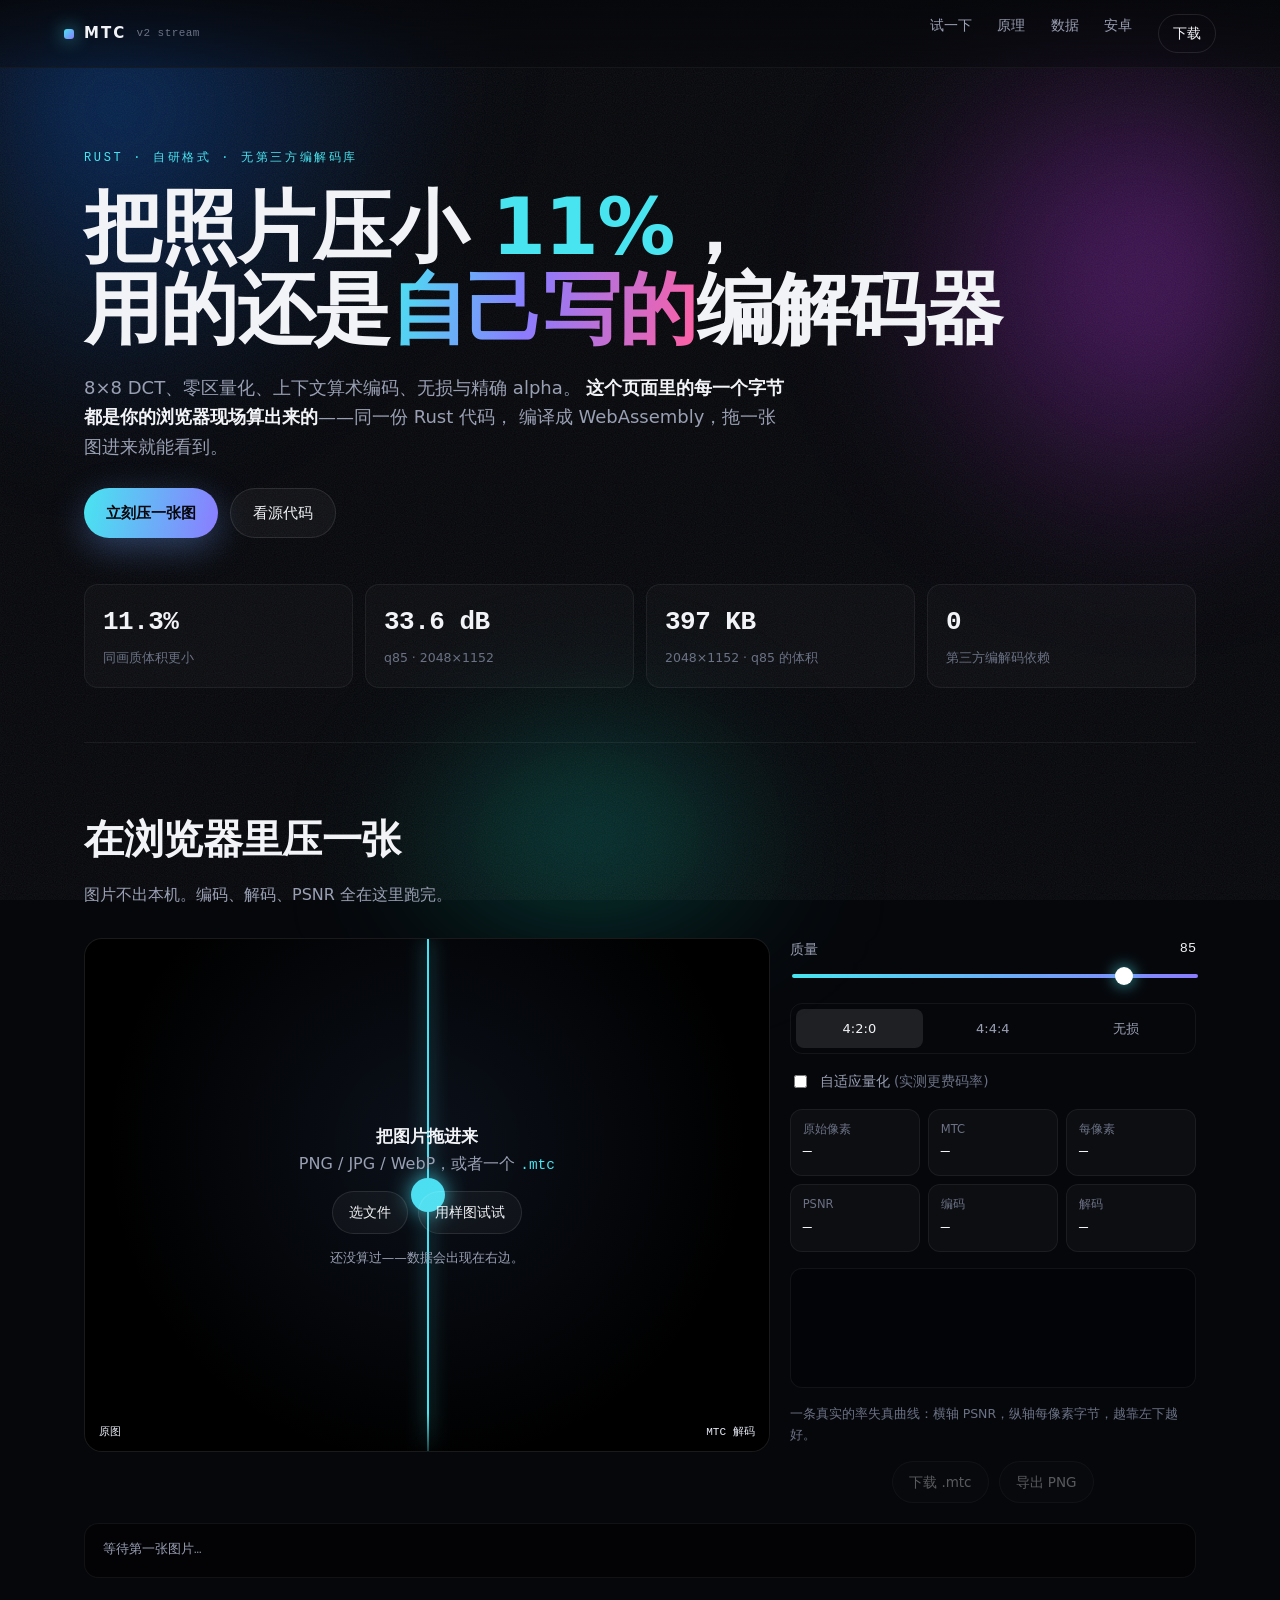
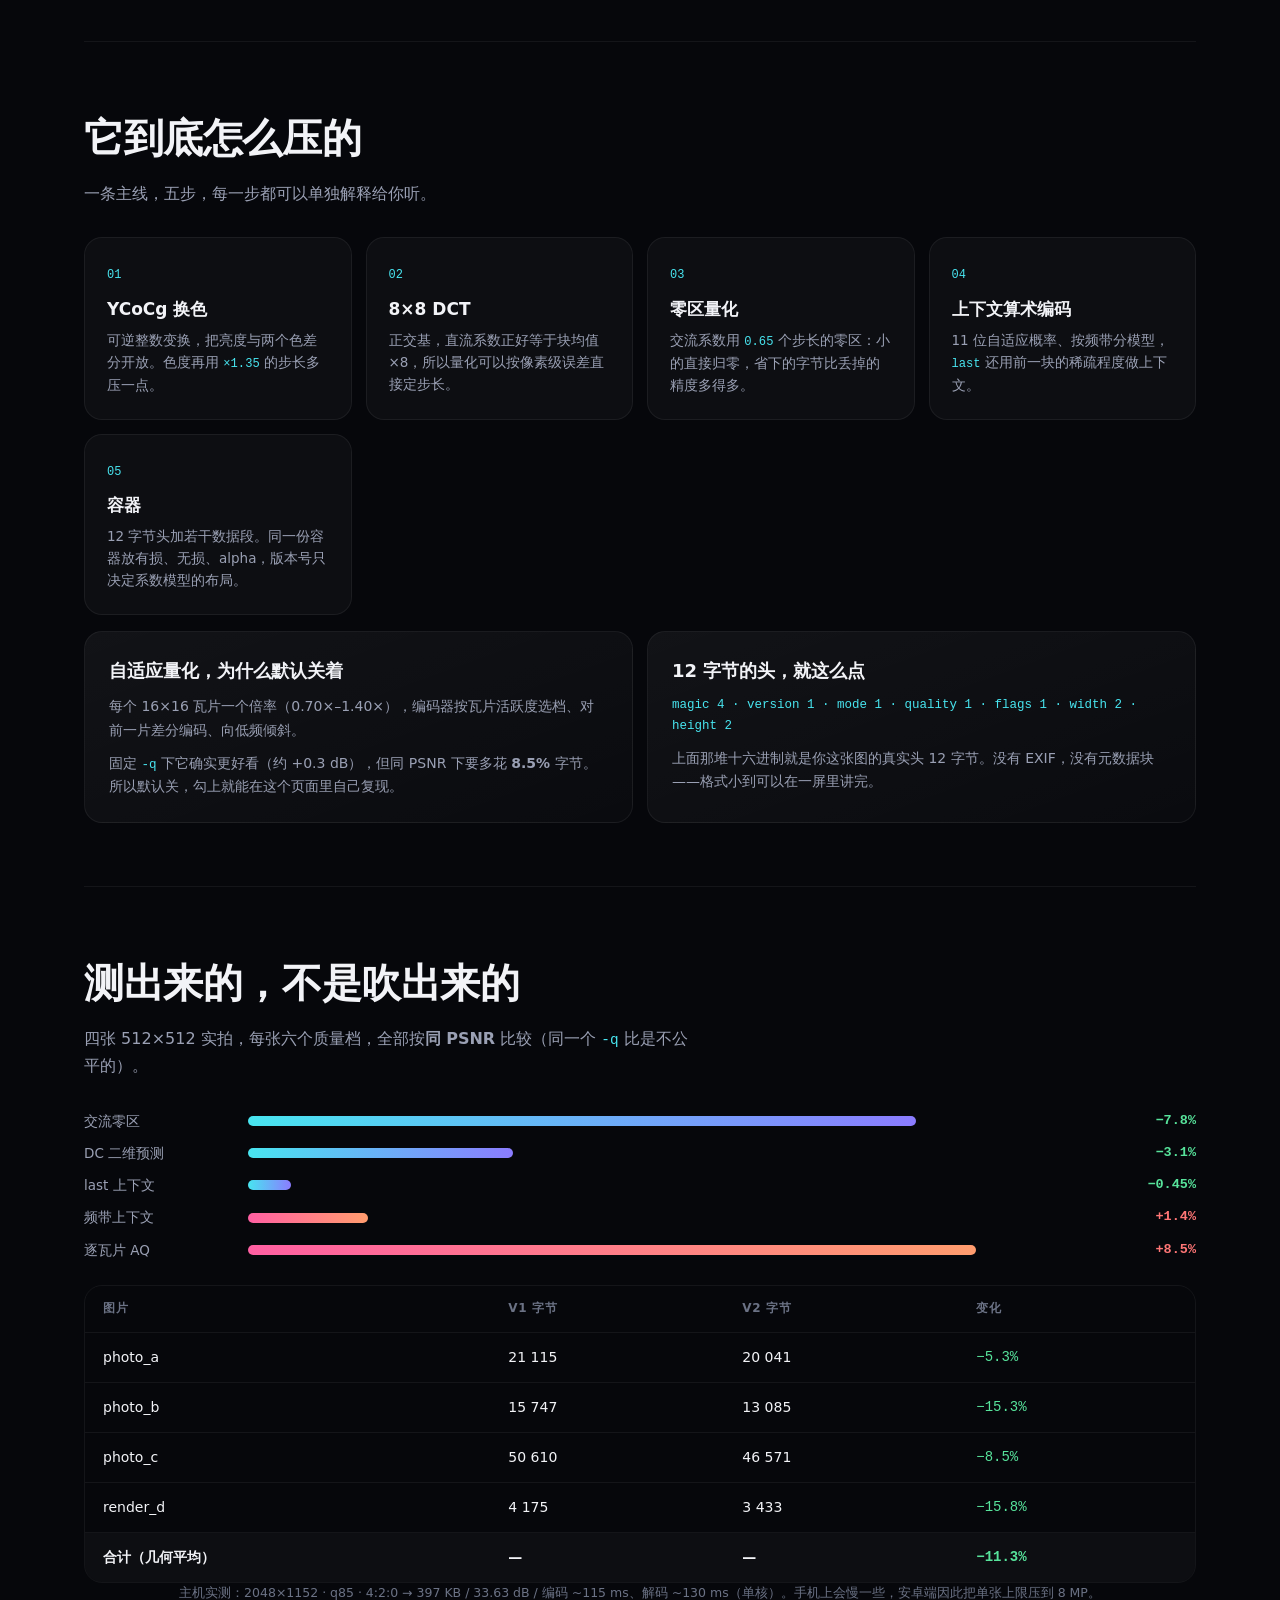
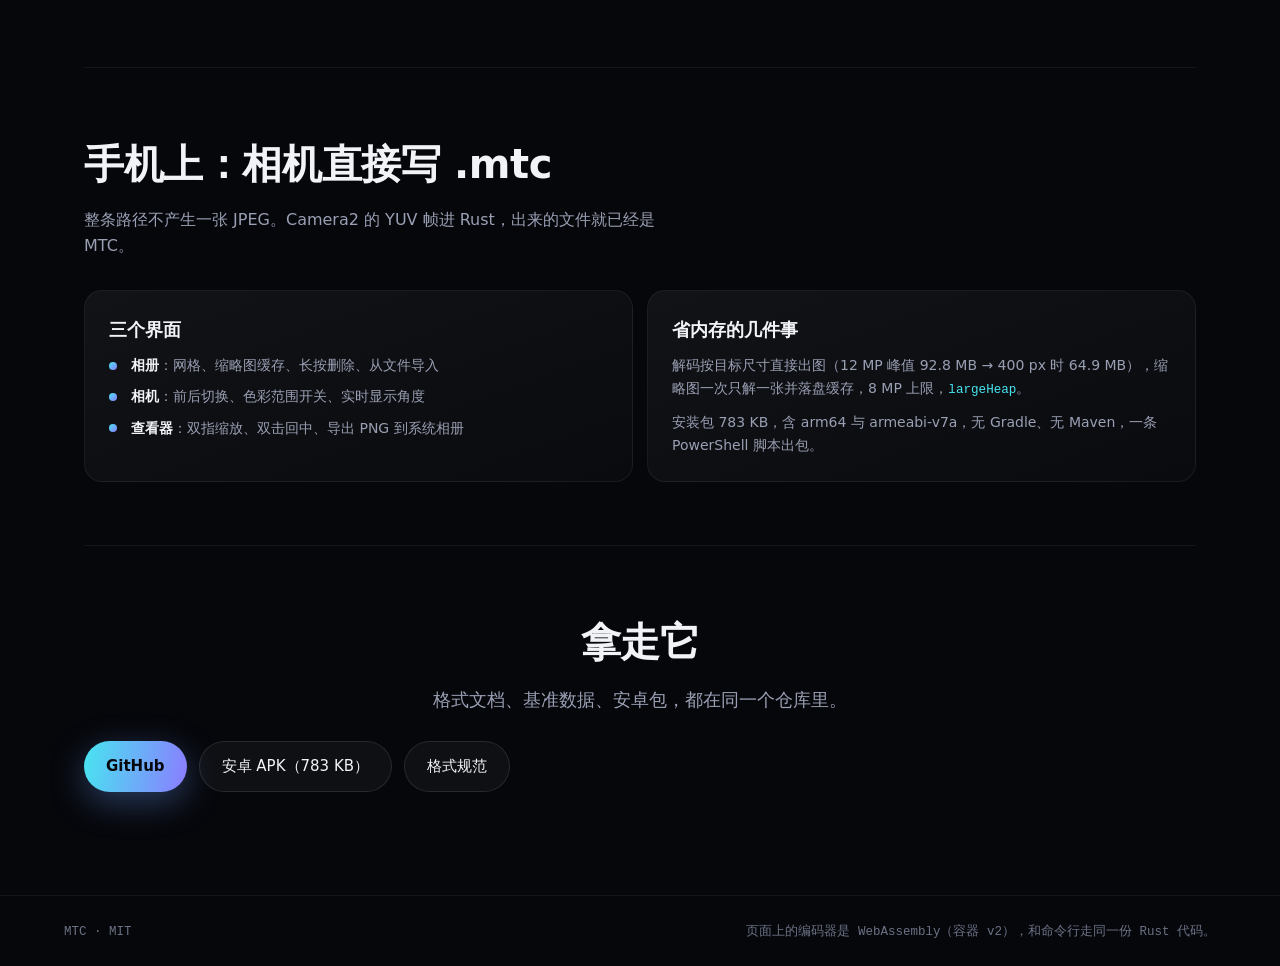
<file: site/index.html>
<!doctype html>
<html lang="zh-CN">
<head>
<meta charset="utf-8">
<meta name="viewport" content="width=device-width, initial-scale=1">
<title>MTC · 自己写的图片编解码器</title>
<meta name="description" content="MTC 是从零实现的图片编解码器：8×8 DCT、算术编码、自适应量化、无损与精确 alpha。整站演示在浏览器里用同一份 Rust 代码（WebAssembly）实时编解码。">
<link rel="stylesheet" href="styles.css">
<link rel="icon" href="assets/icon.png">
</head>
<body>
<div class="aurora" aria-hidden="true">
  <span class="blob b1"></span><span class="blob b2"></span><span class="blob b3"></span>
</div>
<div class="grain" aria-hidden="true"></div>

<header class="nav">
  <a class="brand" href="#top">
    <span class="dot"></span><b>MTC</b>
    <span class="tag">v2 stream</span>
  </a>
  <nav>
    <a href="#demo">试一下</a>
    <a href="#how">原理</a>
    <a href="#numbers">数据</a>
    <a href="#android">安卓</a>
    <a class="ghost" href="#download">下载</a>
  </nav>
</header>

<main id="top">
  <!-- ───────────────────────────── hero ───────────────────────────── -->
  <section class="hero">
    <p class="kicker reveal">Rust · 自研格式 · 无第三方编解码库</p>
    <h1 class="reveal">
      把照片压小 <em>11%</em>，<br>
      用的还是<span class="grad">自己写的</span>编解码器
    </h1>
    <p class="lede reveal">
      8×8 DCT、零区量化、上下文算术编码、无损与精确 alpha。
      <b>这个页面里的每一个字节都是你的浏览器现场算出来的</b>——同一份 Rust 代码，
      编译成 WebAssembly，拖一张图进来就能看到。
    </p>
    <div class="cta reveal">
      <a class="btn primary" href="#demo">立刻压一张图</a>
      <a class="btn" href="https://github.com/xiaimiredmi/mtc" target="_blank" rel="noreferrer">看源代码</a>
    </div>
    <ul class="strip reveal" id="strip">
      <li><b data-count="11.3" data-suffix="%">0%</b><span>同画质体积更小</span></li>
      <li><b data-count="33.6" data-suffix=" dB">0</b><span>q85 · 2048×1152</span></li>
      <li><b data-count="397" data-suffix=" KB">0</b><span>2048×1152 · q85 的体积</span></li>
      <li><b data-count="0" data-suffix="">0</b><span>第三方编解码依赖</span></li>
    </ul>
  </section>

  <!-- ───────────────────────────── demo ───────────────────────────── -->
  <section id="demo" class="panel">
    <div class="panelHead reveal">
      <h2>在浏览器里压一张</h2>
      <p>图片不出本机。编码、解码、PSNR 全在这里跑完。</p>
    </div>

    <div class="demoGrid reveal">
      <div class="stage" id="stage">
        <canvas id="cvA" width="16" height="16"></canvas>
        <canvas id="cvB" width="16" height="16"></canvas>
        <div class="split" id="split" aria-hidden="true"><i></i></div>
        <div class="labels"><span>原图</span><span>MTC 解码</span></div>

        <div class="drop" id="drop">
          <p><b>把图片拖进来</b><br>PNG / JPG / WebP，或者一个 <code>.mtc</code></p>
          <div class="row">
            <label class="btn small">选文件<input id="file" type="file" accept="image/*,.mtc" hidden></label>
            <button class="btn small" id="sample">用样图试试</button>
          </div>
          <p class="fine" id="stageNote">还没算过——数据会出现在右边。</p>
        </div>
      </div>

      <div class="controls">
        <div class="field">
          <label for="q">质量 <output id="qv">85</output></label>
          <input id="q" type="range" min="10" max="100" value="85" step="1">
        </div>
        <div class="seg" role="group" aria-label="色度">
          <button data-sub="420" class="on">4:2:0</button>
          <button data-sub="444">4:4:4</button>
          <button data-sub="lossless">无损</button>
        </div>
        <label class="switch">
          <input id="aq" type="checkbox">
          <span>自适应量化 <em>(实测更费码率)</em></span>
        </label>

        <dl class="stats" id="stats">
          <div><dt>原始像素</dt><dd id="s0">—</dd></div>
          <div><dt>MTC</dt><dd id="s1">—</dd></div>
          <div><dt>每像素</dt><dd id="s2">—</dd></div>
          <div><dt>PSNR</dt><dd id="s3">—</dd></div>
          <div><dt>编码</dt><dd id="s4">—</dd></div>
          <div><dt>解码</dt><dd id="s5">—</dd></div>
        </dl>

        <canvas id="curve" width="320" height="120"></canvas>
        <p class="fine">一条真实的率失真曲线：横轴 PSNR，纵轴每像素字节，越靠左下越好。</p>

        <div class="row">
          <button class="btn small" id="save" disabled>下载 .mtc</button>
          <button class="btn small" id="asPng" disabled>导出 PNG</button>
        </div>
      </div>
    </div>

    <pre class="hex reveal" id="hex">等待第一张图片…</pre>
  </section>

  <!-- ───────────────────────────── how ───────────────────────────── -->
  <section id="how" class="panel">
    <div class="panelHead reveal">
      <h2>它到底怎么压的</h2>
      <p>一条主线，五步，每一步都可以单独解释给你听。</p>
    </div>
    <ol class="steps">
      <li class="reveal"><span>01</span><h3>YCoCg 换色</h3><p>可逆整数变换，把亮度与两个色差分开放。色度再用 <code>×1.35</code> 的步长多压一点。</p></li>
      <li class="reveal"><span>02</span><h3>8×8 DCT</h3><p>正交基，直流系数正好等于块均值 ×8，所以量化可以按像素级误差直接定步长。</p></li>
      <li class="reveal"><span>03</span><h3>零区量化</h3><p>交流系数用 <code>0.65</code> 个步长的零区：小的直接归零，省下的字节比丢掉的精度多得多。</p></li>
      <li class="reveal"><span>04</span><h3>上下文算术编码</h3><p>11 位自适应概率、按频带分模型，<code>last</code> 还用前一块的稀疏程度做上下文。</p></li>
      <li class="reveal"><span>05</span><h3>容器</h3><p>12 字节头加若干数据段。同一份容器放有损、无损、alpha，版本号只决定系数模型的布局。</p></li>
    </ol>

    <div class="split2 reveal">
      <div class="card">
        <h3>自适应量化，为什么默认关着</h3>
        <p>每个 16×16 瓦片一个倍率（0.70×–1.40×），编码器按瓦片活跃度选档、对前一片差分编码、向低频倾斜。</p>
        <p>固定 <code>-q</code> 下它确实更好看（约 +0.3 dB），但同 PSNR 下要多花 <b>8.5%</b> 字节。所以默认关，勾上就能在这个页面里自己复现。</p>
      </div>
      <div class="card">
        <h3>12 字节的头，就这么点</h3>
        <p class="mono">magic 4 · version 1 · mode 1 · quality 1 · flags 1 · width 2 · height 2</p>
        <p>上面那堆十六进制就是你这张图的真实头 12 字节。没有 EXIF，没有元数据块——格式小到可以在一屏里讲完。</p>
      </div>
    </div>
  </section>

  <!-- ───────────────────────────── numbers ───────────────────────────── -->
  <section id="numbers" class="panel">
    <div class="panelHead reveal">
      <h2>测出来的，不是吹出来的</h2>
      <p>四张 512×512 实拍，每张六个质量档，全部按<b>同 PSNR</b> 比较（同一个 <code>-q</code> 比是不公平的）。</p>
    </div>
    <div class="bars reveal" id="bars">
      <div class="bar"><span>交流零区</span><i style="--w:78%"></i><b>−7.8%</b></div>
      <div class="bar"><span>DC 二维预测</span><i style="--w:31%"></i><b>−3.1%</b></div>
      <div class="bar"><span>last 上下文</span><i style="--w:5%"></i><b>−0.45%</b></div>
      <div class="bar neg"><span>频带上下文</span><i style="--w:14%"></i><b>+1.4%</b></div>
      <div class="bar neg"><span>逐瓦片 AQ</span><i style="--w:85%"></i><b>+8.5%</b></div>
    </div>
    <div class="tableWrap reveal">
      <table>
        <thead><tr><th>图片</th><th>v1 字节</th><th>v2 字节</th><th>变化</th></tr></thead>
        <tbody>
          <tr><td>photo_a</td><td>21 115</td><td>20 041</td><td class="good">−5.3%</td></tr>
          <tr><td>photo_b</td><td>15 747</td><td>13 085</td><td class="good">−15.3%</td></tr>
          <tr><td>photo_c</td><td>50 610</td><td>46 571</td><td class="good">−8.5%</td></tr>
          <tr><td>render_d</td><td>4 175</td><td>3 433</td><td class="good">−15.8%</td></tr>
          <tr class="total"><td>合计（几何平均）</td><td>—</td><td>—</td><td class="good">−11.3%</td></tr>
        </tbody>
      </table>
    </div>
    <p class="fine center reveal">主机实测：2048×1152 · q85 · 4:2:0 → 397 KB / 33.63 dB / 编码 ~115 ms、解码 ~130 ms（单核）。手机上会慢一些，安卓端因此把单张上限压到 8 MP。</p>
  </section>

  <!-- ───────────────────────────── android ───────────────────────────── -->
  <section id="android" class="panel">
    <div class="panelHead reveal">
      <h2>手机上：相机直接写 .mtc</h2>
      <p>整条路径不产生一张 JPEG。Camera2 的 YUV 帧进 Rust，出来的文件就已经是 MTC。</p>
    </div>
    <div class="androidGrid reveal">
      <div class="card">
        <h3>三个界面</h3>
        <ul class="ticks">
          <li><b>相册</b>：网格、缩略图缓存、长按删除、从文件导入</li>
          <li><b>相机</b>：前后切换、色彩范围开关、实时显示角度</li>
          <li><b>查看器</b>：双指缩放、双击回中、导出 PNG 到系统相册</li>
        </ul>
      </div>
      <div class="card">
        <h3>省内存的几件事</h3>
        <p>解码按目标尺寸直接出图（12 MP 峰值 92.8 MB → 400 px 时 64.9 MB），缩略图一次只解一张并落盘缓存，8 MP 上限，<code>largeHeap</code>。</p>
        <p class="fine">安装包 783 KB，含 arm64 与 armeabi-v7a，无 Gradle、无 Maven，一条 PowerShell 脚本出包。</p>
      </div>
    </div>
  </section>

  <!-- ───────────────────────────── download ───────────────────────────── -->
  <section id="download" class="panel center">
    <h2 class="reveal">拿走它</h2>
    <p class="lede center reveal">格式文档、基准数据、安卓包，都在同一个仓库里。</p>
    <div class="cta reveal">
      <a class="btn primary" href="https://github.com/xiaimiredmi/mtc" target="_blank" rel="noreferrer">GitHub</a>
      <a class="btn" href="https://github.com/xiaimiredmi/mtc/tree/main/android" target="_blank" rel="noreferrer">安卓 APK（783 KB）</a>
      <a class="btn" href="https://github.com/xiaimiredmi/mtc/blob/main/docs/FORMAT.md" target="_blank" rel="noreferrer">格式规范</a>
    </div>
  </section>
</main>

<footer>
  <span>MTC · MIT</span>
  <span id="footnote">页面上的编码器是 WebAssembly，和命令行走同一份代码。</span>
</footer>

<script type="module" src="app.js"></script>
</body>
</html>
</file>
<file: site/styles.css>
/* MTC site — one page, no framework, no CDN. */
:root {
  --ink: #06070b;
  --ink-2: #0b0d14;
  --line: rgba(255, 255, 255, .10);
  --line-2: rgba(255, 255, 255, .06);
  --fg: #f2f3f7;
  --dim: #9aa0b4;
  --dim-2: #6b7285;
  --cyan: #48e5f0;
  --violet: #8b7cff;
  --pink: #ff5fa2;
  --good: #57e39b;
  --bad: #ff7676;
  --radius: 18px;
  --mono: ui-monospace, "Cascadia Code", "JetBrains Mono", Consolas, monospace;
  --sans: -apple-system, "Segoe UI", "Microsoft YaHei", system-ui, sans-serif;
}

* { box-sizing: border-box; }
html { scroll-behavior: smooth; }
body {
  margin: 0;
  background: var(--ink);
  color: var(--fg);
  font-family: var(--sans);
  line-height: 1.65;
  overflow-x: hidden;
}
a { color: inherit; text-decoration: none; }
code { font-family: var(--mono); font-size: .9em; color: var(--cyan); }

/* ── background ─────────────────────────────────────────────────────── */
.aurora { position: fixed; inset: 0; z-index: -2; overflow: hidden; filter: blur(70px) saturate(130%); }
.blob { position: absolute; border-radius: 50%; opacity: .40; mix-blend-mode: screen; }
.b1 { width: 46vw; height: 46vw; left: -8vw; top: -10vw;
  background: radial-gradient(circle at 30% 30%, #1d6dff, transparent 65%);
  animation: drift1 26s ease-in-out infinite alternate; }
.b2 { width: 40vw; height: 40vw; right: -6vw; top: 8vh;
  background: radial-gradient(circle at 60% 40%, #b03cff, transparent 65%);
  animation: drift2 32s ease-in-out infinite alternate; }
.b3 { width: 36vw; height: 36vw; left: 28vw; bottom: -18vw;
  background: radial-gradient(circle at 50% 50%, #00e0c6, transparent 65%);
  animation: drift3 38s ease-in-out infinite alternate; }
@keyframes drift1 { to { transform: translate3d(8vw, 6vh, 0) scale(1.15); } }
@keyframes drift2 { to { transform: translate3d(-6vw, 10vh, 0) scale(.9); } }
@keyframes drift3 { to { transform: translate3d(4vw, -8vh, 0) scale(1.2); } }
.grain {
  position: fixed; inset: 0; z-index: -1; pointer-events: none; opacity: .16;
  background-image: url("data:image/svg+xml,%3Csvg xmlns='http://www.w3.org/2000/svg' width='120' height='120'%3E%3Cfilter id='n'%3E%3CfeTurbulence type='fractalNoise' baseFrequency='.9' numOctaves='3'/%3E%3C/filter%3E%3Crect width='120' height='120' filter='url(%23n)' opacity='.5'/%3E%3C/svg%3E");
}

/* ── nav ────────────────────────────────────────────────────────────── */
.nav {
  position: sticky; top: 0; z-index: 20;
  display: flex; align-items: center; justify-content: space-between;
  gap: 18px; padding: 14px clamp(18px, 5vw, 64px);
  backdrop-filter: blur(14px);
  background: linear-gradient(180deg, rgba(6, 7, 11, .82), rgba(6, 7, 11, .35));
  border-bottom: 1px solid var(--line-2);
}
.brand { display: flex; align-items: center; gap: 10px; font-size: 15px; letter-spacing: .14em; }
.brand .dot {
  width: 10px; height: 10px; border-radius: 3px;
  background: linear-gradient(135deg, var(--cyan), var(--violet));
  box-shadow: 0 0 18px rgba(72, 229, 240, .8);
}
.brand .tag { font-family: var(--mono); font-size: 11px; color: var(--dim-2); letter-spacing: .04em; }
.nav nav { display: flex; gap: clamp(10px, 2vw, 26px); font-size: 14px; color: var(--dim); }
.nav nav a:hover { color: var(--fg); }
.nav .ghost {
  padding: 7px 14px; border: 1px solid var(--line); border-radius: 999px; color: var(--fg);
}

/* ── layout ─────────────────────────────────────────────────────────── */
main { padding: 0 clamp(18px, 5vw, 64px) 40px; max-width: 1240px; margin: 0 auto; }
.hero { padding: clamp(48px, 9vh, 110px) 0 clamp(30px, 6vh, 70px); }
.kicker {
  font-family: var(--mono); font-size: 12px; letter-spacing: .22em;
  color: var(--cyan); text-transform: uppercase; margin: 0 0 18px;
}
h1 {
  font-size: clamp(38px, 6.4vw, 78px); line-height: 1.05; margin: 0 0 22px;
  letter-spacing: -.02em; font-weight: 800;
}
h1 em { font-style: normal; color: var(--cyan); }
.grad {
  background: linear-gradient(100deg, var(--cyan), var(--violet) 45%, var(--pink));
  -webkit-background-clip: text; background-clip: text; color: transparent;
}
.lede { font-size: clamp(15px, 1.5vw, 18px); color: var(--dim); max-width: 62ch; margin: 0 0 26px; }
.lede b { color: var(--fg); }
.cta { display: flex; flex-wrap: wrap; gap: 12px; }
.btn {
  display: inline-flex; align-items: center; gap: 8px; cursor: pointer;
  padding: 12px 22px; border-radius: 999px; border: 1px solid var(--line);
  background: rgba(255, 255, 255, .04); color: var(--fg); font: inherit; font-size: 15px;
  transition: transform .18s ease, background .18s ease, border-color .18s ease;
}
.btn:hover { transform: translateY(-2px); background: rgba(255, 255, 255, .09); }
.btn.primary {
  border: 0; color: #06070b; font-weight: 700;
  background: linear-gradient(100deg, var(--cyan), var(--violet));
  box-shadow: 0 10px 34px rgba(110, 160, 255, .35);
}
.btn.small { padding: 9px 16px; font-size: 13.5px; }
.btn[disabled] { opacity: .35; cursor: not-allowed; transform: none; }

.strip { list-style: none; display: grid; grid-template-columns: repeat(4, 1fr); gap: 12px;
  padding: 0; margin: 46px 0 0; }
.strip li {
  padding: 16px 18px; border: 1px solid var(--line-2); border-radius: 14px;
  background: rgba(255, 255, 255, .025);
}
.strip b { display: block; font-size: 26px; font-family: var(--mono); letter-spacing: -.02em; }
.strip span { font-size: 12.5px; color: var(--dim-2); }

.panel { padding: clamp(46px, 7vh, 86px) 0; border-top: 1px solid var(--line-2); }
.panelHead { max-width: 60ch; margin-bottom: 30px; }
h2 { font-size: clamp(26px, 3.4vw, 40px); margin: 0 0 10px; letter-spacing: -.01em; }
.panelHead p { color: var(--dim); margin: 0; }
.center { text-align: center; }
.center .lede, .center.panel p { margin-inline: auto; }

/* ── demo ───────────────────────────────────────────────────────────── */
.demoGrid { display: grid; grid-template-columns: minmax(0, 1.35fr) minmax(280px, .8fr); gap: 20px; }
.stage {
  position: relative; border-radius: var(--radius); overflow: hidden;
  border: 1px solid var(--line); background: #000; aspect-ratio: 4 / 3;
  touch-action: none;
}
.stage canvas { position: absolute; inset: 0; width: 100%; height: 100%; object-fit: contain; }
.split { position: absolute; top: 0; bottom: 0; left: 50%; width: 2px; background: var(--cyan);
  box-shadow: 0 0 18px var(--cyan); cursor: ew-resize; }
.split i {
  position: absolute; top: 50%; left: 50%; width: 34px; height: 34px; margin: -17px 0 0 -17px;
  border-radius: 50%; background: var(--cyan); box-shadow: 0 0 22px rgba(72, 229, 240, .8);
}
.labels {
  position: absolute; inset: auto 0 0 0; display: flex; justify-content: space-between;
  padding: 10px 14px; font-family: var(--mono); font-size: 11px; color: #e8ebf5;
  background: linear-gradient(0deg, rgba(0, 0, 0, .7), transparent);
  pointer-events: none;
}
.drop {
  position: absolute; inset: 0; display: flex; flex-direction: column;
  align-items: center; justify-content: center; gap: 14px; text-align: center;
  padding: 22px; background: radial-gradient(circle at 50% 40%, rgba(110, 160, 255, .10), transparent 70%);
  transition: background .2s ease, opacity .25s ease;
}
.drop.hot { background: radial-gradient(circle at 50% 40%, rgba(72, 229, 240, .22), transparent 70%); }
.drop.gone { opacity: 0; pointer-events: none; }
.drop p { margin: 0; color: var(--dim); }
.drop b { color: var(--fg); font-size: 17px; }
.row { display: flex; gap: 10px; flex-wrap: wrap; justify-content: center; }
.fine { font-size: 12.5px; color: var(--dim-2); margin: 0; }
#stageNote { max-width: 34ch; }

.controls { display: flex; flex-direction: column; gap: 16px; }
.field label { display: flex; justify-content: space-between; font-size: 13.5px; color: var(--dim); }
.field output { font-family: var(--mono); color: var(--fg); }
input[type=range] {
  -webkit-appearance: none; appearance: none; width: 100%; height: 4px; margin-top: 10px;
  border-radius: 4px; background: linear-gradient(90deg, var(--cyan), var(--violet));
}
input[type=range]::-webkit-slider-thumb {
  -webkit-appearance: none; width: 18px; height: 18px; border-radius: 50%;
  background: #fff; box-shadow: 0 0 16px rgba(72, 229, 240, .8); cursor: grab;
}
.seg { display: grid; grid-template-columns: repeat(3, 1fr); gap: 6px;
  padding: 5px; border: 1px solid var(--line-2); border-radius: 12px; }
.seg button {
  padding: 9px 6px; border: 0; border-radius: 8px; background: transparent;
  color: var(--dim); font: inherit; font-size: 13px; cursor: pointer;
}
.seg button.on { background: rgba(255, 255, 255, .1); color: var(--fg); }
.switch { display: flex; gap: 10px; align-items: center; font-size: 13.5px; color: var(--dim); }
.switch em { font-style: normal; color: var(--dim-2); }
.stats { display: grid; grid-template-columns: repeat(3, 1fr); gap: 8px; margin: 0; }
.stats div { padding: 10px 12px; border: 1px solid var(--line-2); border-radius: 12px;
  background: rgba(255, 255, 255, .03); }
.stats dt { font-size: 11.5px; color: var(--dim-2); }
.stats dd { margin: 2px 0 0; font-family: var(--mono); font-size: 15px; }
#curve { width: 100%; height: 120px; border: 1px solid var(--line-2); border-radius: 12px;
  background: rgba(0, 0, 0, .35); }
.hex {
  margin: 20px 0 0; padding: 16px 18px; border-radius: 14px; border: 1px solid var(--line-2);
  background: rgba(0, 0, 0, .45); font-family: var(--mono); font-size: 12.5px;
  color: var(--dim); overflow-x: auto; white-space: pre-wrap; word-break: break-all;
}

/* ── how ────────────────────────────────────────────────────────────── */
.steps { list-style: none; margin: 0; padding: 0; display: grid;
  grid-template-columns: repeat(auto-fit, minmax(220px, 1fr)); gap: 14px; }
.steps li {
  position: relative; padding: 22px; border-radius: var(--radius);
  border: 1px solid var(--line-2); background: rgba(255, 255, 255, .03);
  transition: border-color .2s ease, transform .2s ease;
}
.steps li:hover { border-color: rgba(72, 229, 240, .45); transform: translateY(-3px); }
.steps span { font-family: var(--mono); font-size: 12px; color: var(--cyan); }
.steps h3 { margin: 8px 0 6px; font-size: 17px; }
.steps p { margin: 0; font-size: 13.5px; color: var(--dim); }
.split2 { display: grid; grid-template-columns: repeat(auto-fit, minmax(300px, 1fr)); gap: 14px; margin-top: 16px; }
.card { padding: 24px; border-radius: var(--radius); border: 1px solid var(--line-2);
  background: linear-gradient(160deg, rgba(255, 255, 255, .05), rgba(255, 255, 255, .02)); }
.card h3 { margin: 0 0 10px; font-size: 18px; }
.card p { margin: 0 0 10px; color: var(--dim); font-size: 14px; }
.card p:last-child { margin-bottom: 0; }
.card .mono { font-family: var(--mono); font-size: 12.5px; color: var(--cyan); }

/* ── numbers ────────────────────────────────────────────────────────── */
.bars { display: flex; flex-direction: column; gap: 10px; margin-bottom: 24px; }
.bar { display: grid; grid-template-columns: 150px 1fr 78px; align-items: center; gap: 14px; }
.bar span { font-size: 13.5px; color: var(--dim); }
.bar i {
  display: block; height: 10px; border-radius: 999px; width: 0;
  background: linear-gradient(90deg, var(--cyan), var(--violet));
  transition: width 1.1s cubic-bezier(.2, .8, .2, 1);
}
.bar.neg i { background: linear-gradient(90deg, var(--pink), #ff9c6e); }
.bars.in .bar i { width: var(--w); }
.bar b { font-family: var(--mono); font-size: 13.5px; text-align: right; color: var(--good); }
.bar.neg b { color: var(--bad); }
.tableWrap { overflow-x: auto; border: 1px solid var(--line-2); border-radius: var(--radius); }
table { width: 100%; border-collapse: collapse; font-size: 14px; }
th, td { padding: 13px 18px; text-align: left; }
thead th { font-size: 12px; letter-spacing: .06em; color: var(--dim-2); text-transform: uppercase;
  border-bottom: 1px solid var(--line-2); }
tbody tr + tr td { border-top: 1px solid var(--line-2); }
td.good { color: var(--good); font-family: var(--mono); }
tr.total td { background: rgba(255, 255, 255, .03); font-weight: 600; }

/* ── android ────────────────────────────────────────────────────────── */
.androidGrid { display: grid; grid-template-columns: repeat(auto-fit, minmax(300px, 1fr)); gap: 14px; }
.ticks { list-style: none; margin: 0; padding: 0; display: flex; flex-direction: column; gap: 8px;
  font-size: 14px; color: var(--dim); }
.ticks li { position: relative; padding-left: 22px; }
.ticks li::before { content: ""; position: absolute; left: 0; top: .55em; width: 8px; height: 8px;
  border-radius: 50%; background: linear-gradient(135deg, var(--cyan), var(--violet)); }
.ticks b { color: var(--fg); }

footer {
  display: flex; justify-content: space-between; gap: 20px; flex-wrap: wrap;
  padding: 26px clamp(18px, 5vw, 64px); border-top: 1px solid var(--line-2);
  font-size: 12.5px; color: var(--dim-2); font-family: var(--mono);
}

/* ── reveal ─────────────────────────────────────────────────────────── */
.reveal { opacity: 0; transform: translateY(18px); transition: opacity .7s ease, transform .7s ease; }
.reveal.in { opacity: 1; transform: none; }
/* `?auto` is the headless check: skip the reveal so a screenshot shows content. */
body.auto .reveal { opacity: 1; transform: none; transition: none; }
body.auto .bar i { width: var(--w); }
body.auto .drop.gone { display: none; }

@media (prefers-reduced-motion: reduce) {
  .reveal { opacity: 1; transform: none; transition: none; }
  .blob { animation: none; }
}

@media (max-width: 900px) {
  .demoGrid { grid-template-columns: 1fr; }
  .strip { grid-template-columns: repeat(2, 1fr); }
  .nav nav { display: none; }
  .bar { grid-template-columns: 110px 1fr 66px; }
}
</file>
